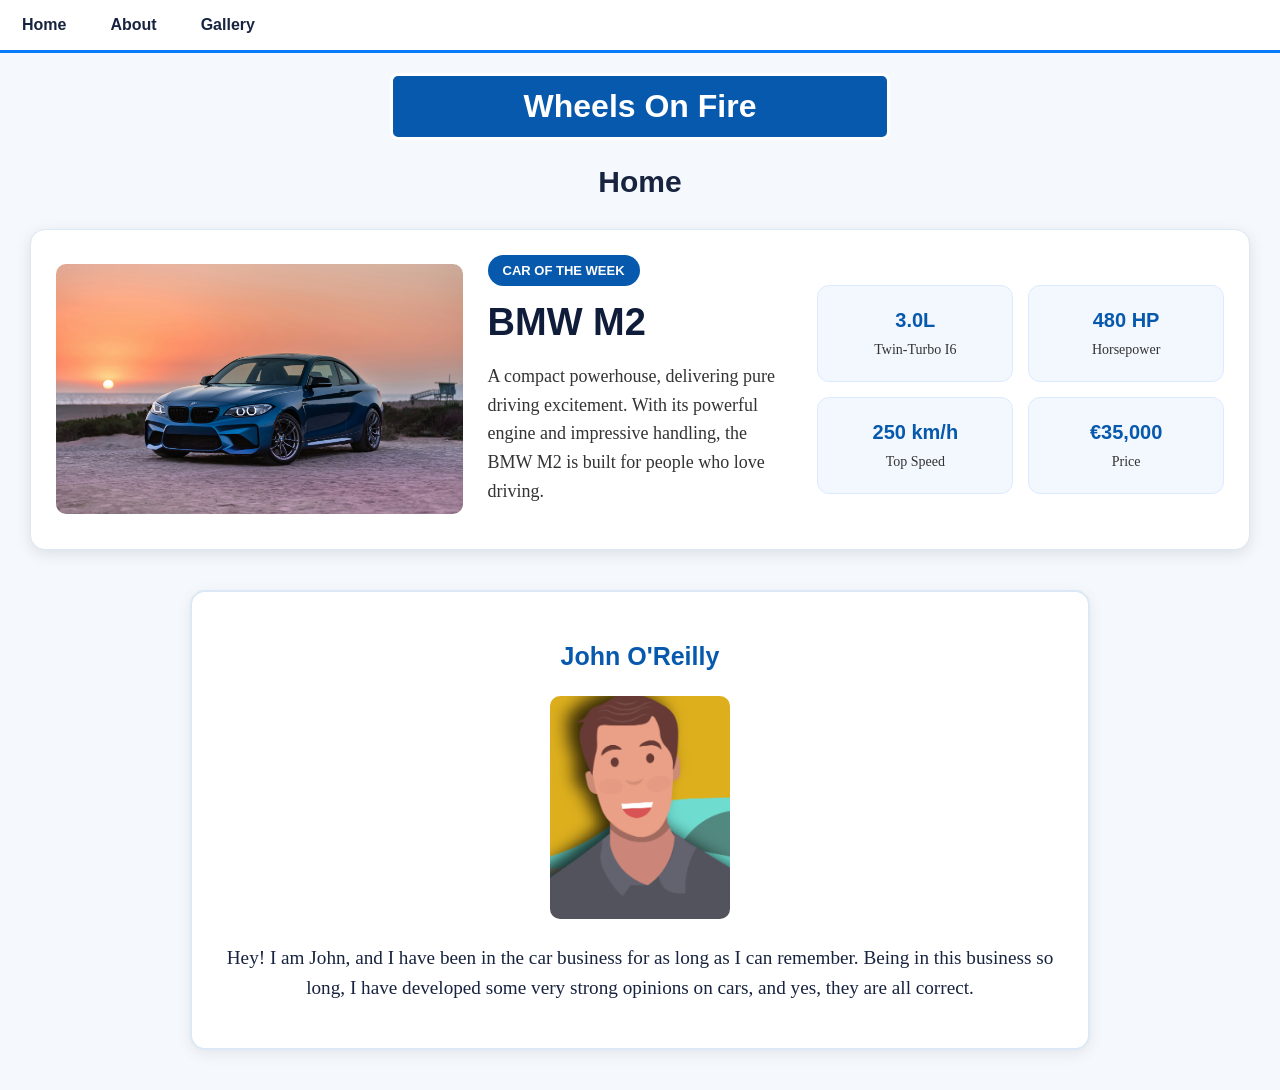
<file: index.html>
<!DOCTYPE html>
<html lang="en">

<head>
    <meta charset="UTF-8">
    <meta name="viewport" content="width=device-width, initial-scale=1.0">
    <title>Home - Wheels On Fire</title>
    <link rel="stylesheet" href="style.css">
</head>

<body>

    <header>

        <nav>
            <ul class="nav">
                <li><a href="index.html">Home</a></li>
                <li><a href="about.html">About</a></li>
                <li><a href="gallery.html">Gallery</a></li>
            </ul>
        </nav>

        <h1>Wheels On Fire</h1>

    </header>

    <main>

        <h2 class="page-heading">Home</h2>

        <!-- CAR OF THE WEEK -->

        <section class="car-of-week">

            <div class="car-image">
                <img src="m2.jpg" alt="BMW M2 sports car">
            </div>

            <div class="car-details">

                <span class="featured-label">CAR OF THE WEEK</span>

                <h2>BMW M2</h2>

                <p>
                    A compact powerhouse, delivering
                    pure driving excitement. With its
                    powerful engine and impressive
                    handling, the BMW M2 is built
                    for people who love driving.
                </p>

            </div>

            <!-- CAR SPECIFICATIONS -->

            <div class="car-specs">

                <!-- ENGINE -->

                <div class="spec">

                    <h3>3.0L</h3>
                    <p>Twin-Turbo I6</p>

                </div>

                <!-- HORSEPOWER -->

                <div class="spec">

                    <h3>480 HP</h3>
                    <p>Horsepower</p>

                </div>

                <!-- TOP SPEED -->

                <div class="spec">

                    <h3>250 km/h</h3>
                    <p>Top Speed</p>

                </div>

                <!-- PRICE -->

                <div class="spec">

                    <h3>€35,000</h3>
                    <p>Price</p>

                </div>

            </div>

        </section>


        <!-- ABOUT JOHN -->

        <aside class="john">

            <h3>John O'Reilly</h3>

            <img src="john.png" alt="Portrait of John O'Reilly">

            <p>
                Hey! I am John, and I have been in the car
                business for as long as I can remember.
                Being in this business so long, I have
                developed some very strong opinions on
                cars, and yes, they are all correct.
            </p>

        </aside>

    </main>

</body>
</html>
</file>
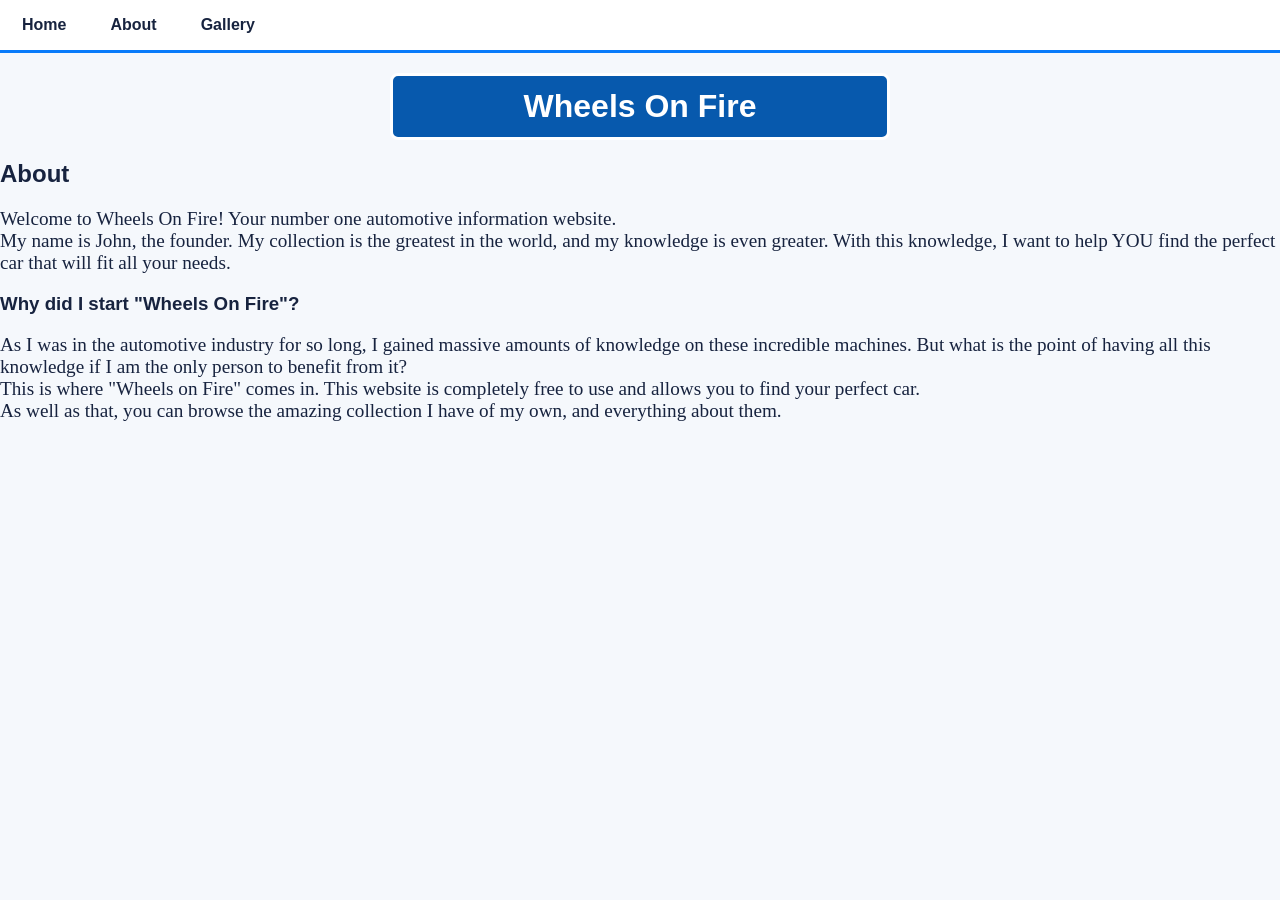
<file: about.html>
<!DOCTYPE html>
<html lang="en">
<head>
    <meta charset="UTF-8">
    <meta name="viewport" content="width=device-width, initial-scale=1.0">
    <title>About - Wheels On Fire</title>
    <link rel="stylesheet" href="style.css">
</head>
<body>
    <header>
        <nav>
            <ul class="nav">
                <li><a href="index.html">Home</a></li>
                <li><a href="about.html">About</a></li>
                <li><a href="gallery.html">Gallery</a></li>
            </ul>
        </nav>
        <h1>Wheels On Fire</h1>
    </header>

    <main>
        <h2>About</h2>
        <p>Welcome to Wheels On Fire! Your number one automotive information website.<br>My name is John, the founder. My collection is the greatest in the world, and my knowledge is even greater. With this knowledge, I want to help YOU find the perfect car that will fit all your needs.</p>
        
        <h3>Why did I start "Wheels On Fire"?</h3>
        <p>As I was in the automotive industry for so long, I gained massive amounts of knowledge on these incredible machines. But what is the point of having all this knowledge if I am the only person to benefit from it?<br>This is where "Wheels on Fire" comes in. This website is completely free to use and allows you to find your perfect car.<br>As well as that, you can browse the amazing collection I have of my own, and everything about them.</p>
    </main>
</body>
</html>
</file>
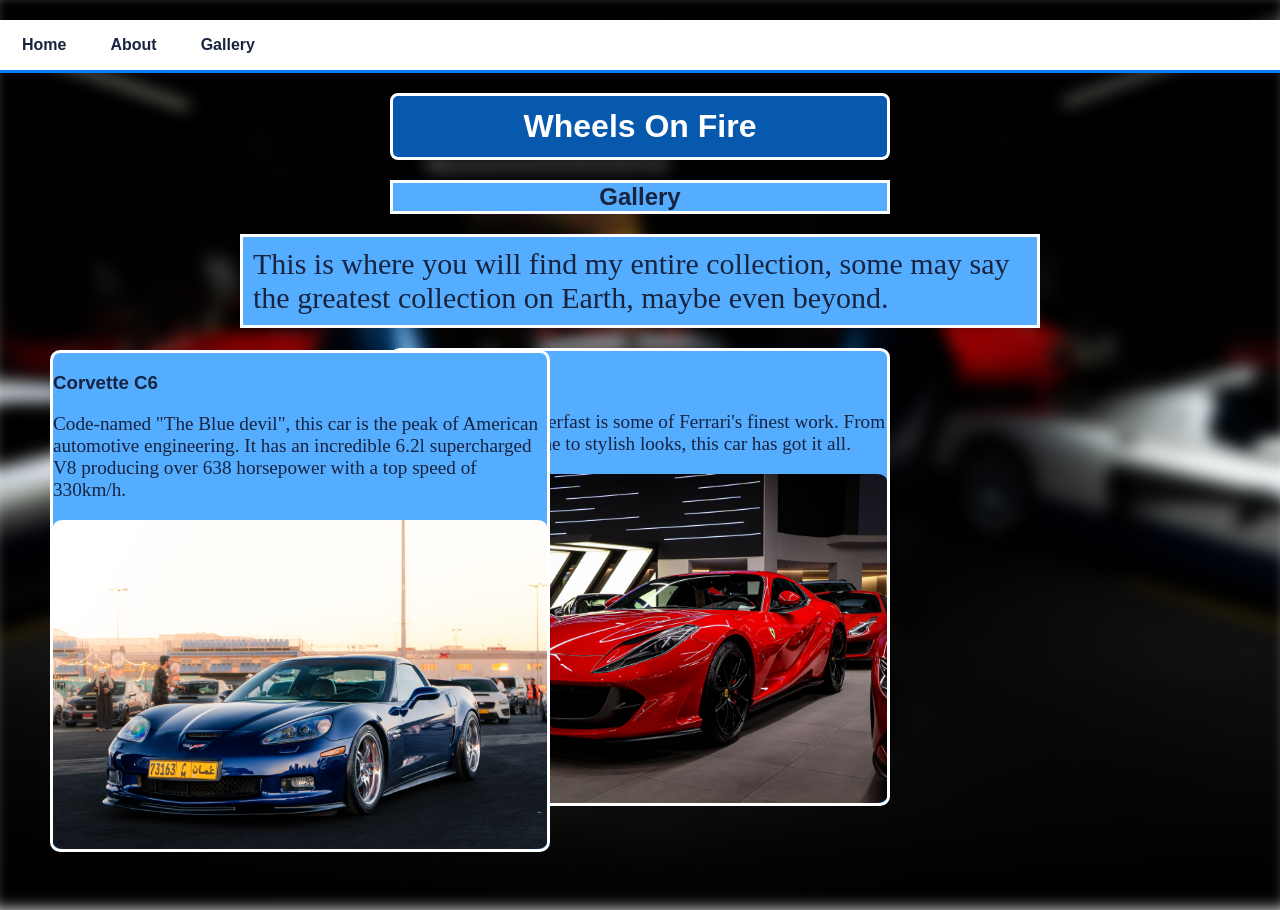
<file: gallery.html>
<!DOCTYPE html>
<html lang="en">
<head>
    <meta charset="UTF-8">
    <meta name="viewport" content="width=device-width, initial-scale=1.0">
    <title>Gallery - Wheels On Fire</title>
    <link rel="stylesheet" href="style.css">
</head>
<body class="gallery">
    <header role="banner">
        <nav>
            <ul class="nav">
                <li><a href="index.html">Home</a></li>
                <li><a href="about.html">About</a></li>
                <li><a href="gallery.html">Gallery</a></li>
            </ul>
        </nav>
        <h1>Wheels On Fire</h1>
    </header>
    
    <main>
        <h2 class="gallery-header">Gallery</h2>
        <p class="gallery_description">This is where you will find my entire collection, some may say the greatest collection on Earth, maybe even beyond.</p>

        <section class="car1">
            <h3>Ferrari 812</h3>
            <p>The Ferrari 812 Superfast is some of Ferrari's finest work. From its deadly V12 engine to stylish looks, this car has got it all.</p>
            <img src="812.jpg" class="ferrari812" alt="Ferrari 812 Superfast parked">
        </section>

        <section class = "car2">
            <h3>Corvette C6</h3>
            <p>Code-named "The Blue devil", this car is the peak of American automotive engineering. It has an incredible 6.2l supercharged V8 producing over 638 horsepower with a top speed of 330km/h.</p>
            <img src = "corvette.jpg" alt = "corvette" class = "corvette">
        </section>
    </main>

    <div class="bg-image"></div>
</body>
</html>
</file>
<file: style.css>
body {
    background-color: #f5f8fc;
    margin: 0;
    font-family: Arial, Helvetica, sans-serif;
    color: #17233f;
}



.nav {
    list-style-type: none;
    margin: 0;
    padding: 0;
    display: flex;
    background-color: white;
    border-bottom: 3px solid #087bfa;
}

.nav li a {
    display: block;
    color: #17233f;
    padding: 16px 22px;
    text-decoration: none;
    font-weight: bold;
}

.nav li a:hover {
    background-color: #dcecff;
    color: #0759ad;
}



h1 {
    text-align: center;
    background-color: #0759ad;
    color: white;
    border: 3px solid white;
    width: 500px;
    max-width: 90%;
    box-sizing: border-box;
    margin: 20px auto;
    padding: 12px;
    border-radius: 8px;
}

p {
    font-family: "Times New Roman", Times, serif;
    font-size: larger;
}

.page-heading {
    text-align: center;
    color: #17233f;
    font-size: 30px;
}



.car-of-week {
    display: grid;
    grid-template-columns: 1.2fr 0.9fr 1.2fr;
    align-items: center;
    gap: 25px;

    background-color: white;

    margin: 30px;
    padding: 25px;

    border-radius: 15px;
    border: 1px solid #dce8f5;

    box-shadow: 0 4px 15px rgba(0, 0, 0, 0.10);
}



.car-image img {
    display: block;
    width: 100%;
    height: 250px;
    object-fit: cover;
    border-radius: 10px;
}



.car-details {
    color: #101d3a;
}

.featured-label {
    display: inline-block;

    background-color: #0759ad;
    color: white;

    padding: 8px 15px;
    border-radius: 20px;

    font-weight: bold;
    font-size: 13px;
}

.car-details h2 {
    font-size: 38px;
    margin: 15px 0;
    color: #101d3a;
}

.car-details p {
    font-size: 18px;
    line-height: 1.6;
    color: #333333;
}


.car-specs {
    display: grid;
    grid-template-columns: repeat(2, 1fr);
    gap: 15px;
}


.spec {
    display: flex;
    flex-direction: column;
    align-items: center;
    justify-content: center;

    text-align: center;

    padding: 18px 10px;

    background-color: #f3f8ff;
    border: 1px solid #dceaff;
    border-radius: 12px;

    transition: 0.3s;
}



.spec h3 {
    color: #0759ad;
    font-size: 20px;
    margin: 5px 0;
}

.spec p {
    color: #333333;
    font-size: 14px;
    margin: 5px 0;
}



.john {
    position: relative;

    width: calc(100% - 60px);
    max-width: 900px;

    box-sizing: border-box;

    margin: 40px auto;
    padding: 25px;

    text-align: center;

    border: 2px solid #dce8f5;
    border-radius: 15px;

    background-color: white;

    box-shadow: 0 4px 15px rgba(0, 0, 0, 0.08);
}

.john h3 {
    color: #0759ad;
    font-size: 25px;
}

.john img {
    width: 180px;
    max-width: 100%;
    height: auto;

    border-radius: 10px;
}

.john p {
    line-height: 1.6;
    color: #17233f;
}



.gallery {
    position: relative;
    isolation: isolate;

    overflow: hidden;

    min-height: 100vh;
    padding: 20px 0;

    box-sizing: border-box;
}

.gallery::before {
    content: "";

    position: absolute;
    inset: -10px;

    background-image: url("collection.jpg");
    background-size: cover;
    background-position: center;
    background-repeat: no-repeat;

    filter: blur(8px);

    z-index: -1;
    pointer-events: none;
}


.car1 {
    background-color: #55adff;
    width: 500px;
    max-width: calc(100% - 40px);
    height: auto;
    padding: 0;
    margin: 20px auto;
    border: 3px solid white;
    border-radius: 2%;
    box-sizing: border-box;
    position: relative;
}

.car2 {
    background-color: #55adff;
    width: 500px;
    max-width: calc(100% - 40px);
    height: auto;
    padding: 0;
    border: 3px solid white;
    border-radius: 2%;
    box-sizing: border-box;
    position: fixed;
    top: 350px; 
    margin-left: 50px;              
}

.ferrari812 {
    display: block;
    height: auto;
    width: 100%;
    border-radius: 2%;
}

.corvette {
    display: block;
    height: auto;
    width: 100%;
    border-radius: 2%;
    
}



.gallery_description {
    background-color: #55adff;

    border: 3px solid white;

    font-size: 30px;

    width: 800px;
    max-width: calc(100% - 40px);

    box-sizing: border-box;

    position: relative;

    margin: 20px auto;
    padding: 10px;
}



.gallery-header {
    background-color: #55adff;
    border: 3px solid white;

    text-align: center;

    position: relative;

    width: 500px;
    max-width: 90%;

    box-sizing: border-box;

    margin: 20px auto;
}



@media (max-width: 950px) {

    .car-of-week {
        grid-template-columns: 1fr 1fr;
    }

    .car-specs {
        grid-column: 1 / -1;
    }

}


@media (max-width: 650px) {

    /* NAVIGATION */

    .nav {
        flex-wrap: wrap;
    }

    .nav li a {
        padding: 14px;
    }



    .car-of-week {
        display: flex;
        flex-direction: column;

        margin: 15px;
        padding: 15px;
    }

    .car-image,
    .car-details,
    .car-specs {
        width: 100%;
    }

    .car-image img {
        height: auto;
    }

    .car-details h2 {
        font-size: 30px;
    }

    .car-specs {
        grid-template-columns: repeat(2, 1fr);
    }



    .john {
        width: calc(100% - 30px);
        margin: 25px auto;
    }



    .gallery_description {
        font-size: 22px;
    }

    h1 {
        font-size: 24px;
    }

}
</file>
